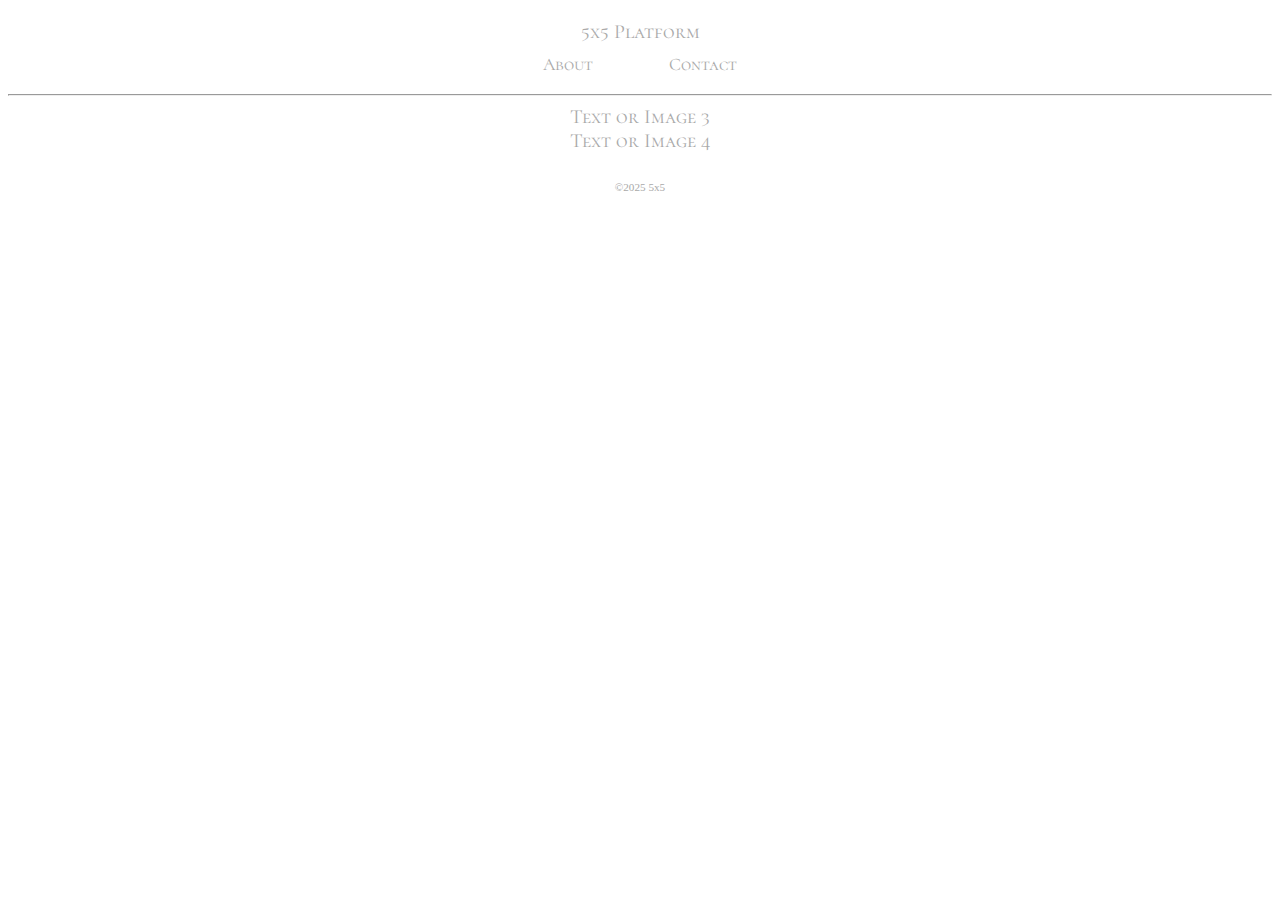
<file: projects/1/www/index.html>
<!DOCTYPE html>
<html>
<!--   -->
<head>
    <meta charset=utf-8 />
    <link rel="stylesheet" type="text/css" href="css/frame.css">
    <title>5X5 - Project 1</title>
    <meta name="viewport" content="width=device-width, minimum-scale=1, initial-scale=1, user-scalable=no">
    <style>
/* body */
        body {
            font-family: 'Cormorant SC', serif;
            color: darkgray;
            min-width: 280px;
        }
/* text in boxes area */
        .textbox {
            font-family: serif;
            font-size: 1rem;
            display: inline-block;
        }
/* images area */
        .singleimage { 
            display: inline-block;
        }
        .doubleimage {
            display: flex;
            flex-flow: row wrap;
            flex: 1;
            justify-content: center;
        }
        img {
            padding: 4px;
            width: calc(100% - 16px);
            max-width: 100%;
            height: auto;
        }
    </style>
</head>
<body>
     <p><a href="../../../index.html">5x5 Platform</a></p>
    <nav>
         <ul>
            <li id="navl"><a href="../../../about/about.html">About</a></li>
            <li id="navr"><a href="../../../contact/contacts.html">Contact</a></li>
        </ul> 
        <hr>
    </nav>
<main id="project-grid">
  <div class="large img_top"></div>

  <div class="small img_1"></div>
  <div class="small img_2"></div>

  <div class="large img_middle"></div>

  <div class="small text_box1">Text or Image 3</div>
  <div class="small text_box2">Text or Image 4</div>

  <div class="large img_bottom"></div>
</main>
    
<!-- END of layout - Footer  -->

<div id="bottom">
    <p> <span id="copyr">&copy;2025 5x5</span>
    </p>  
</div>

</body>
</html>
</file>
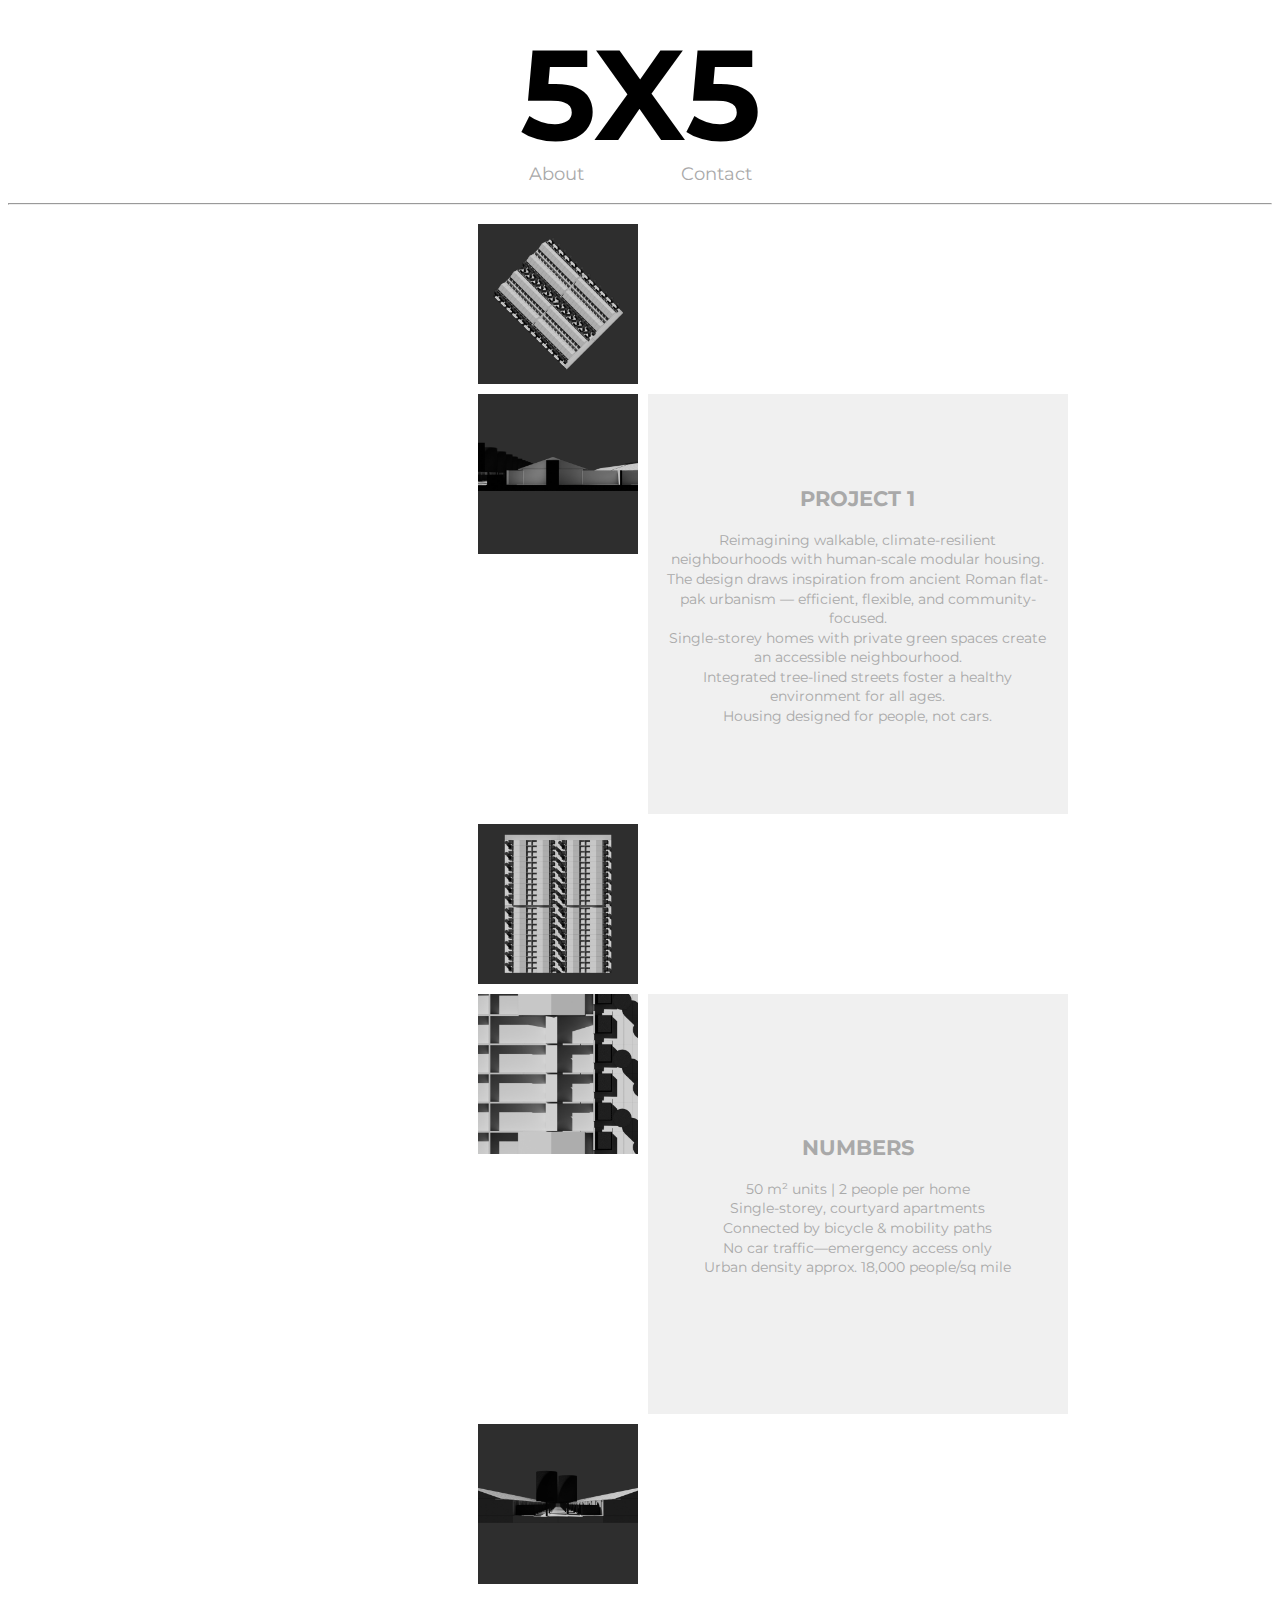
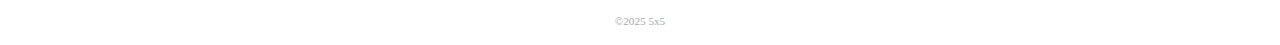
<file: projects/1/www/index-project.html>
<!DOCTYPE html>
<html>
<!--   -->
<head>
    <title>5x5 | Platform</title>
    <link rel="stylesheet" type="text/css" href="css/project.css">
    <link rel="icon" href="images/5x5-ico.png">
    <meta charset=utf-8 />
    <meta name="description" content="Architectural investigations"> 
    <meta name="author" content="5x5 Platform">
    <meta name="copyright" content="Copyright (c) 2025 5x5 Platfom. All Rights Reserved">
    <meta name="viewport" content="width=device-width, minimum-scale=1, initial-scale=1, user-scalable=no">

</head>

<body>
    <p id="site-title"><a href="../../../index.html">5X5</a></p>
    <nav>
         <ul>
            <li id="navl"><a href="../../../about/about.html">About</a></li>
            <li id="navr"><a href="../../../contact/contacts.html">Contact</a></li>
        </ul> 
        <hr>
    </nav>
    
<main id="project-grid">
      <div class="large square img_1"></div>

      <div class="small square img_4"></div>
            <!-- Text box for Cluster 1 -->
      <div class="small square text_box2">
            <div class="text-content">
                <h2>PROJECT 1</h2>
                <!-- Content for cluster 1 -->
                <p>Reimagining walkable, climate-resilient neighbourhoods with human-scale modular housing.<br> 
                    The design draws inspiration from ancient Roman flat-pak urbanism — efficient, flexible, and community-focused.<br>
                    Single-storey homes with private green spaces create an accessible neighbourhood.<br>
                    Integrated tree-lined streets foster a healthy environment for all ages.<br>
                    Housing designed for people, not cars.</p>
            </div>
        </div>

      <div class="large square img_2"></div>

      <div class="small square img_5"></div>
          <!-- Text box for Cluster 2 -->
      <div class="small square text_box2">
            <div class="text-content">
                <h2>NUMBERS</h2>
               <!-- Content for cluster 2 -->
                <p>50 m² units | 2 people per home<br>
                    Single-storey, courtyard apartments<br>
                    Connected by bicycle & mobility paths<br>
                    No car traffic—emergency access only<br>
                    Urban density approx. 18,000 people/sq mile</p>
            </div>
        </div>

      <div class="large square img_3"></div>
</main>

    
<!-- END of layout - Footer  -->

<div id="bottom">
    <p> <span id="copyr">&copy;2025 5x5</span>
    </p>  
</div>

</body>
</html>
</file>
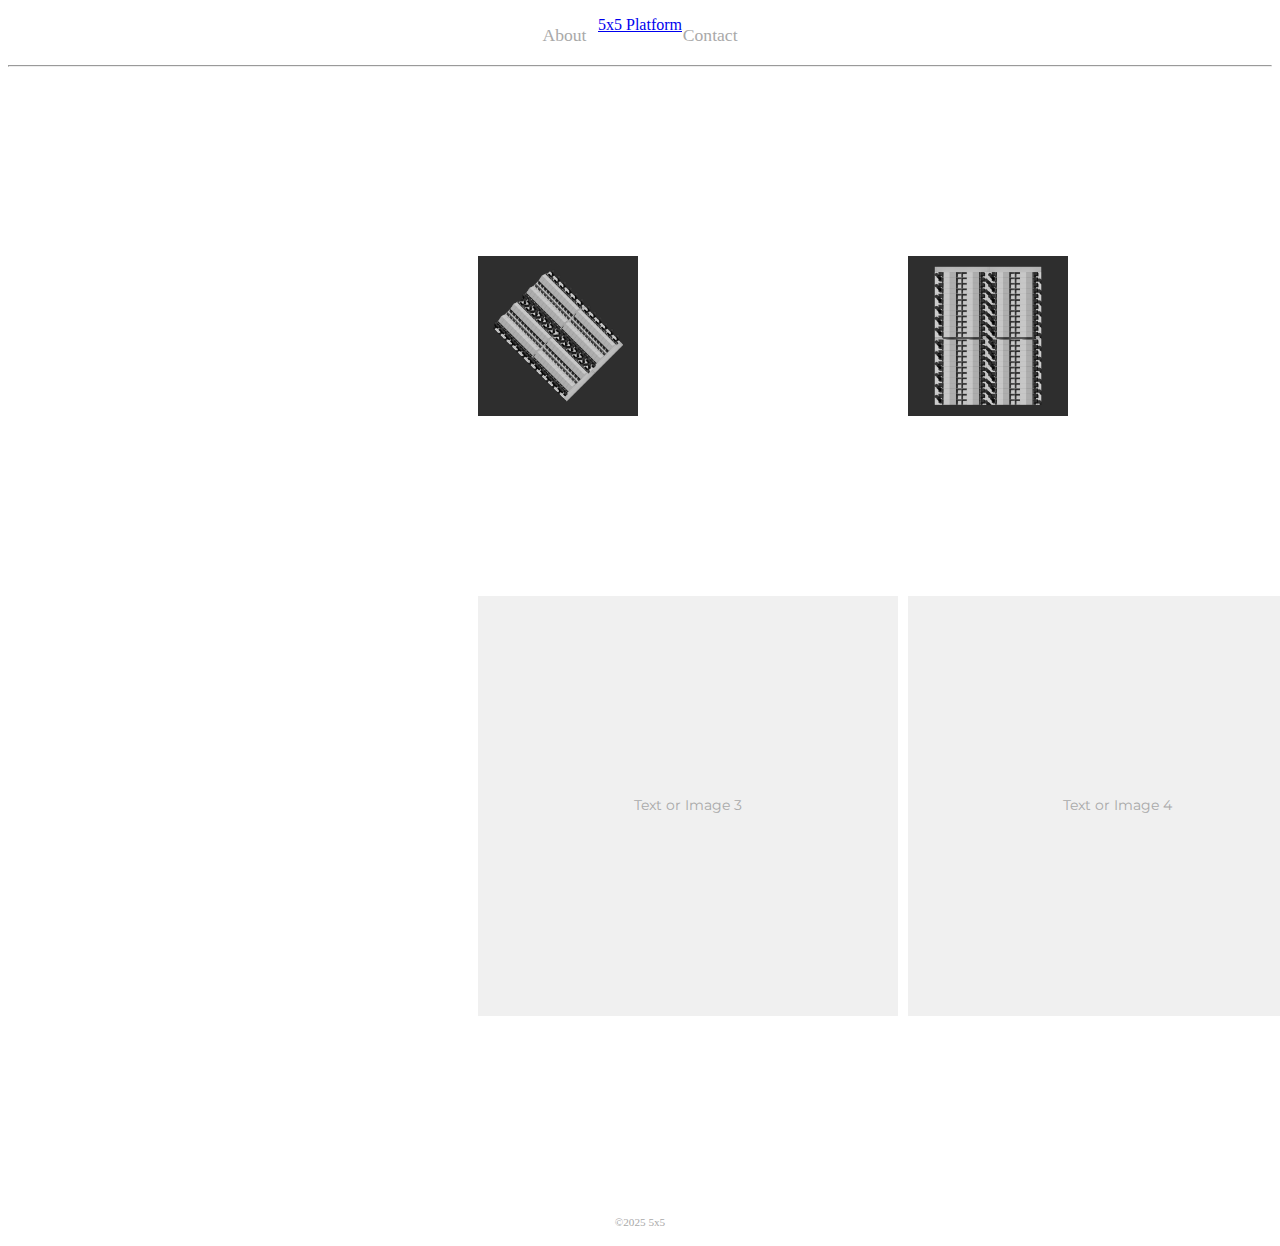
<file: projects/1/www/project-index.html>
<!DOCTYPE html>
<html>
<!--   -->
<head>
    <meta charset=utf-8 />
    <link rel="stylesheet" type="text/css" href="css/project.css">
    <title>5X5 - Project 1</title>
    <meta name="viewport" content="width=device-width, minimum-scale=1, initial-scale=1, user-scalable=no">
    <style>
/* body */
        body {
            font-family: 'Cormorant SC', serif;
            color: darkgray;
            min-width: 280px;
        }
/* text in boxes area */
        .textbox {
            font-family: serif;
            font-size: 1rem;
            display: inline-block;
        }
/* images area */
        .singleimage { 
            display: inline-block;
        }
        .doubleimage {
            display: flex;
            flex-flow: row wrap;
            flex: 1;
            justify-content: center;
        }
        img {
            padding: 4px;
            width: calc(100% - 16px);
            max-width: 100%;
            height: auto;
        }
    </style>
</head>
<body>
     <p><a href="../../../index.html">5x5 Platform</a></p>
    <nav>
         <ul>
            <li id="navl"><a href="../../../about/about.html">About</a></li>
            <li id="navr"><a href="../../../contact/contacts.html">Contact</a></li>
        </ul> 
        <hr>
    </nav>
<main id="project-grid">
  <div class="large img_top"></div>

  <div class="small img_1"></div>
  <div class="small img_2"></div>

  <div class="large img_middle"></div>

  <div class="small text_box1">Text or Image 3</div>
  <div class="small text_box2">Text or Image 4</div>

  <div class="large img_bottom"></div>
</main>
    
<!-- END of layout - Footer  -->

<div id="bottom">
    <p> <span id="copyr">&copy;2025 5x5</span>
    </p>  
</div>

</body>
</html>
</file>
<file: projects/1/www/css/frame.css>
/* Body*/
    @import url(http://fonts.googleapis.com/css?family=Cormorant+SC:400,900);
        body {
            font-family: 'Cormorant SC', serif;
            font-size:20px;
            color: darkgray;
            text-align:center;
            min-width: 290px;
            background: white;
        }
/* Header */
        p a {
            display: inline-block;
            color: darkgray;
            text-align: center;
            padding-bottom: 15px;
            text-decoration: none;
        }
/* Nav Bar*/
        nav { 
            margin-top: -25px;
            font-size: 1.1rem;
        }
       ul {
            list-style-type: none;
            margin: 0;
            padding: 0;
            padding-bottom: 10px;
            overflow: hidden;
        }
        li {
            display: inline
        }
        li a {
            display: inline-block;
            color: darkgray;
            text-align: center;
            text-decoration: none;
        }
        #navl {
            padding-right: 36px;
        }
        #navr {
            padding-left: 36px
        }
        hr { 
            color: darkgray
        }
/* footer*/
        #copyr {
            font-family: serif;
            font-size: .7rem;
            color: darkgray;
</file>
<file: projects/1/www/css/project.css>
/* Body */
@import url('https://fonts.googleapis.com/css2?family=Montserrat:wght@400;700&display=swap');

body {
    font-family: 'Montserrat', sans-serif;
    font-size: 1rem;
    font-weight: 400;
    color: darkgray;
    text-align: center;
    min-width: 290px;
    background: white;
}

/* Header */
#site-title a {
    font-size: 8rem;
    font-weight: 700;
    color: black;
    text-decoration: none;
}

/* Nav Bar */
nav {
    margin-top: -25px;
    font-size: 1.1rem;
}

ul {
    list-style-type: none;
    margin: 0;
    padding: 0 0 10px 0;
    overflow: hidden;
}

li {
    display: inline;
}

li a {
    display: inline-block;
    color: darkgray;
    text-align: center;
    text-decoration: none;
    padding: 0 10px;
}

#navl {
    padding-right: 36px;
}

#navr {
    padding-left: 36px;
}

hr {
    color: darkgray;
}

/* Grid container for tiles */
#project-grid {
    display: grid;
    grid-template-columns: repeat(2, 1fr);
    gap: 10px;
    padding: 10px;
    max-width: calc(2 * 160px + 5px); /* 2 squares + 1 gap */
    margin: 0 auto; /* center grid horizontally */
}


.large, .small {
  aspect-ratio: 1 / 1;
  background-size: cover;
  background-position: center;
  background-repeat: no-repeat;
  min-width: 160px;
  min-height: 160px; /* ensures minimum text fit */
}

/* Small squares take equal width */
.small {
  width: 160px;
}

/* Large spans two columns (60px + 60px + 5px gap = 125px) */
.large {
  grid-column: span 2;
  width: 125px;
}

/* Optional: If you want hover effect or content inside squares */
.square {
  display: block;
  background-color: #e0e0e0;
}

.square:hover {
  opacity: 0.85;
  cursor: pointer;
  transition: opacity 0.3s ease;
}

/* Responsive fallback: stack vertically */
@media (max-width: 125px) {
  #project-grid {
    grid-template-columns: 1fr;
    max-width: 100%;
  }

  .large, .small {
    width: 90vw;
    height: auto;
  }

  .large {
    grid-column: span 1;
  }
}

.square {
    aspect-ratio: 1 / 1;
    background-position: center center;
    background-repeat: no-repeat;
    background-size: contain;
    background-color: #e0e0e0;
}

.square:hover {
    opacity: 0.85;
    cursor: pointer;
    transition: opacity 0.3s ease;
}

/* Background image classes */
.img_1 {
    background-image: url(../images/p1-1.jpg);
}

.img_2 {
    background-image: url(../images/p1-2.jpg);
}

.img_3 {
    background-image: url(../images/p1-3.jpg);
}

.img_4 {
    background-image: url(../images/p1-4.jpg);
}

.img_5 {
    background-image: url(../images/p1-5.jpg);
}

.text_box1, .text_box2 {
  font-family: 'Montserrat', sans-serif; /* match body font */
  font-size: 14px; /* smaller than default body font */
  line-height: 1.4; /* readable line spacing */
  width: 30em;      /* ~30 characters wide */
  padding: 1em;     /* border around text */
  background: #f0f0f0;
  display: flex;
  align-items: center;
  justify-content: center;
  text-align: center;
  min-width: 200px; /* fallback for small screens */
  aspect-ratio: 1 / 1; /* keep it square */
  box-sizing: border-box; 
  margin: 0 auto; /* center within parent/grid */
}
/* Footer */
#copyr {
    font-family: serif;
    font-size: 0.7rem;
    color: darkgray;
}

/* Responsive grid for smaller screens */
@media (max-width: 600px) {
    #project-grid {
        grid-template-columns: 1fr;
    }

    .large {
        height: min(40vw, 300px);
    }

    .small {
        height: min(20vw, 150px);
    }

    #site-title a {
        font-size: 4rem;
    }

    nav {
        font-size: 1rem;
    }

    html {
        scroll-behavior: smooth;
    }
}
</file>
